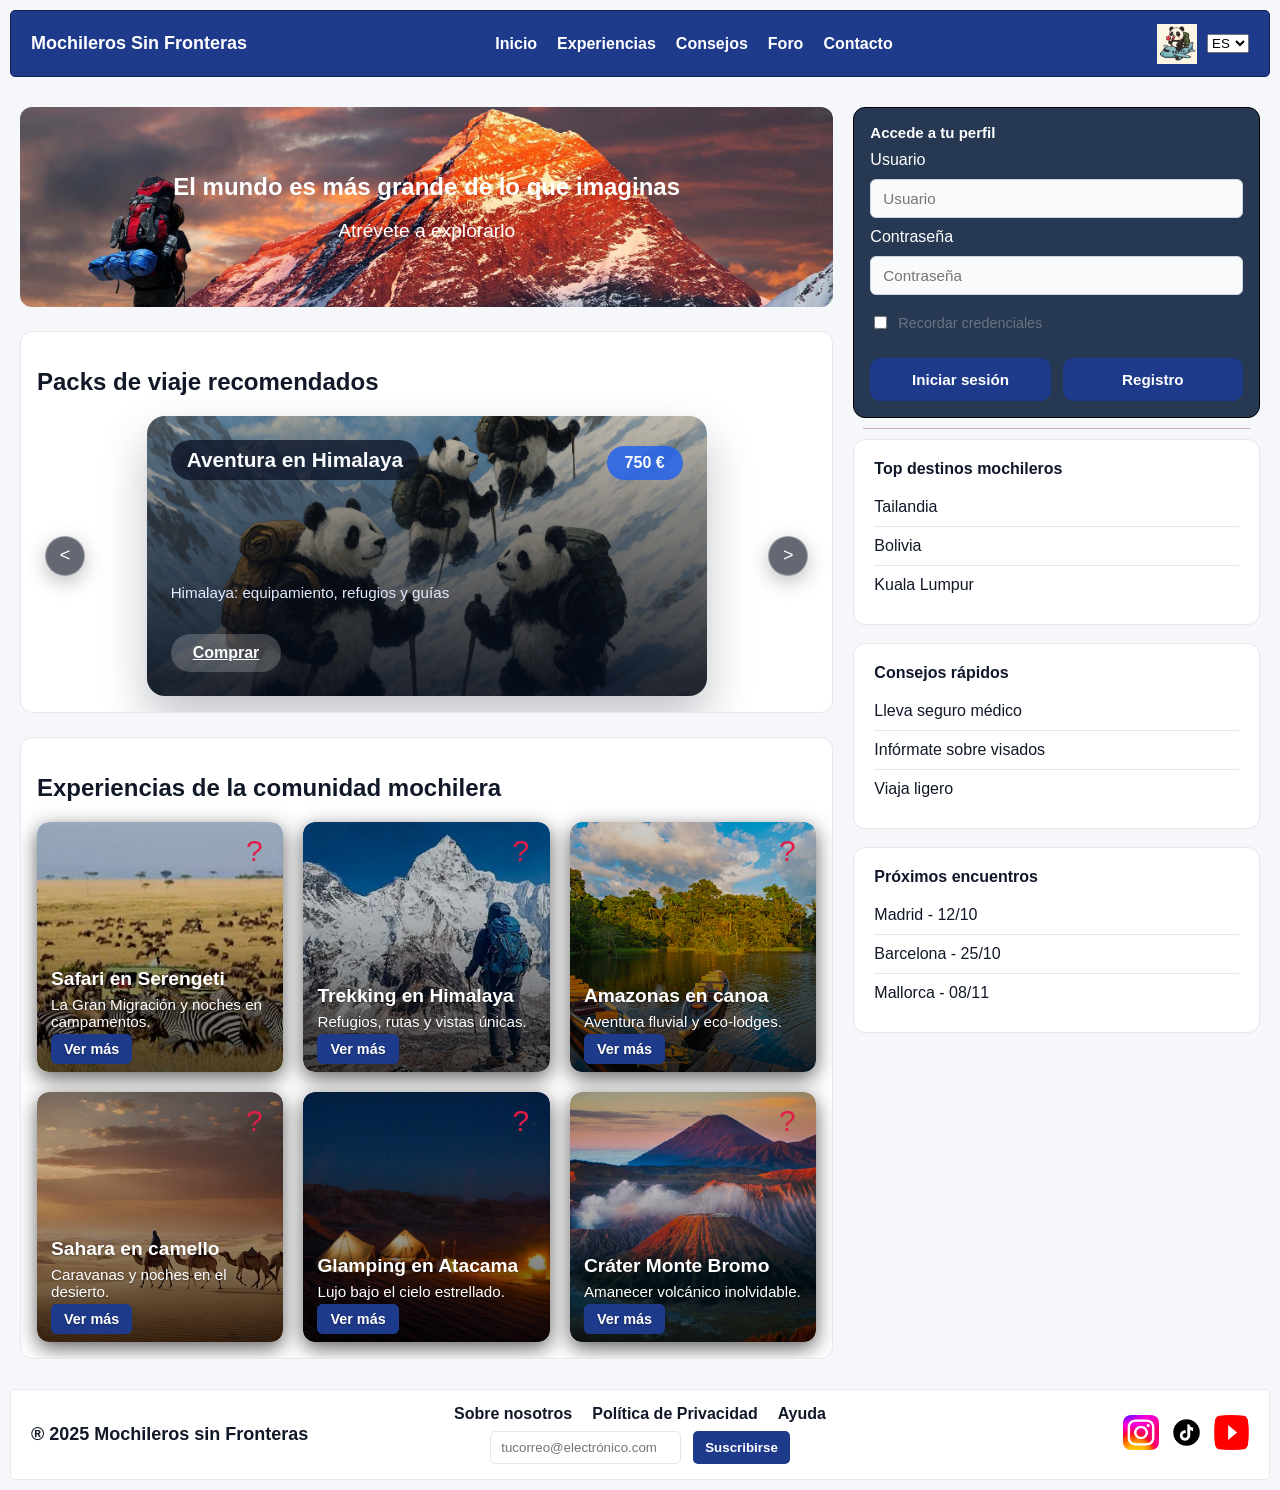
<file: index.html>
<!DOCTYPE html>
<html lang="es">
<head>
  <meta charset="UTF-8">
  <title>Mochileros Sin Fronteras - Inicio</title>
  <link rel="stylesheet" href="./style/style.css">
</head>
<body>
  <header>
    <!-- Nombre a la izquierda -->
    <h1 class="nombre"><a href="./index.html" class="nombre">Mochileros Sin Fronteras</a></h1>

    <!-- Menú en el centro -->
    <nav class="menu_navegacion">
      <a href="#" aria-current="page">Inicio</a>
      <a href="#">Experiencias</a>
      <a href="#">Consejos</a>
      <a href="#">Foro</a>
      <a href="#">Contacto</a>
    </nav>

    <!-- Logo + selector de idioma a la derecha -->
    <div class="cambiar_idiomas">
      <img src="./img/logo.png" alt="Logo de Mochileros Sin Fronteras" class="logo">
      <select name="idiomas">
        <option value="es">ES</option>
        <option value="en">EN</option>
        <option value="fr">FR</option>
        <option value="de">DE</option>
        <option value="ru">RU</option>
        <option value="zh">ZH</option>
        <option value="ar">AR</option>
      </select>
    </div>
  </header>
  

<main>
    <!-- Columna izquierda -->
    <div class="zona-izq">
      <section class="banner">
        <div class="banner-contenido">
          <h2>El mundo es más grande de lo que imaginas</h2>
          <p>Atrévete a explorarlo</p>
        </div>
      </section>

      <section class="caja caja2 carrusel">
        <h2>Packs de viaje recomendados</h2>
        <div class="carrusel-contenedor">

          <!-- Flecha izquierda -->
          <button class="carrusel-flecha izq" aria-label="Anterior">&lt;</button>

          <div class="carrusel-items">

            <div class="pack">
              <img src="img/AventuraHimalaya.png" alt="Aventura en Himalaya">
              <div class="pack-info">
                <div class="pack-top">
                  <div class="pack-titulo">Aventura en Himalaya</div>
                  <div class="pack-precio">750 €</div>
                </div>
                <p class="pack-descripcion">Himalaya: equipamiento, refugios y guías</p>
                <a href="./versionc.html" class="pack-boton">Comprar</a>
              </div>
            </div>

          </div>

          <!-- Flecha derecha -->
          <button class="carrusel-flecha der" aria-label="Siguiente">></button>
        </div>
      </section>

      <section class="caja caja3">
        <h2>Experiencias de la comunidad mochilera</h2>
        <div class="grid-experiencias">

          <!-- Safari en Serengeti -->
          <article class="exp-card">
            <a href="./versiona.html" class="me-gusta">?</a>
            <img class="foto" src="./img/serengeti.webp" alt="Serengeti">
            <div class="filtro-oscuro"></div>
            <div class="texto">
              <h3 class="titulo">Safari en Serengeti</h3>
              <p class="subtitulo">La Gran Migración y noches en campamentos.</p>
              <a href="./versiona.html" class="boton-exp">Ver más</a>
            </div>
          </article>

          <!-- Trekking en Himalaya -->
          <article class="exp-card">
            <a href="./versiona.html" class="me-gusta">?</a>
            <img class="foto" src="./img/himalaya.webp" alt="Himalaya">
            <div class="filtro-oscuro"></div>
            <div class="texto">
              <h3 class="titulo">Trekking en Himalaya</h3>
              <p class="subtitulo">Refugios, rutas y vistas únicas.</p>
              <a href="./versiona.html" class="boton-exp">Ver más</a>
            </div>
          </article>

          <!-- Amazonas en canoa -->
          <article class="exp-card">
            <a href="./versiona.html" class="me-gusta">?</a>
            <img class="foto" src="./img/amazonas.jpg" alt="Amazonas">
            <div class="filtro-oscuro"></div>
            <div class="texto">
              <h3 class="titulo">Amazonas en canoa</h3>
              <p class="subtitulo">Aventura fluvial y eco-lodges.</p>
              <a href="./versiona.html" class="boton-exp">Ver más</a>
            </div>
          </article>

          <!-- Sahara en camello -->
          <article class="exp-card">
            <a href="./versiona.html" class="me-gusta">?</a>
            <img class="foto" src="./img/sahara.jpg" alt="Sahara">
            <div class="filtro-oscuro"></div>
            <div class="texto">
              <h3 class="titulo">Sahara en camello</h3>
              <p class="subtitulo">Caravanas y noches en el desierto.</p>
              <a href="./versiona.html" class="boton-exp">Ver más</a>
            </div>
          </article>

          <!-- Glamping en Atacama -->
          <article class="exp-card">
            <a href="./versiona.html" class="me-gusta">?</a>
            <img class="foto" src="./img/Atacama.jpg" alt="Atacama">
            <div class="filtro-oscuro"></div>
            <div class="texto">
              <h3 class="titulo">Glamping en Atacama</h3>
              <p class="subtitulo">Lujo bajo el cielo estrellado.</p>
              <a href="./versiona.html" class="boton-exp">Ver más</a>
            </div>
          </article>

          <!-- Cráter Monte Bromo -->
          <article class="exp-card">
            <a href="./versiona.html" class="me-gusta">?</a>
            <img class="foto" src="./img/Bromo.webp" alt="Monte Bromo">
            <div class="filtro-oscuro"></div>
            <div class="texto">
              <h3 class="titulo">Cráter Monte Bromo</h3>
              <p class="subtitulo">Amanecer volcánico inolvidable.</p>
              <a href="./versiona.html" class="boton-exp">Ver más</a>
            </div>
          </article>

        </div>
      </section>
    </div>

    <!-- Columna derecha -->
    <aside class="aside-der">
      <section class="acceso" aria-labelledby="acceso-titulo">
        <h2 id="acceso-titulo">Accede a tu perfil</h2>

        <form class="inicio_sesion" action="#" method="post" autocomplete="off">
          <label for="email">Usuario</label>
          <input id="email" name="email" type="email" placeholder="Usuario">

          <label for="contraseña">Contraseña</label>
          <input id="contraseña" name="contraseña" type="password" placeholder="Contraseña">

          <label class="recordar" for="recordar">
            <input type="checkbox" id="recordar" name="recordar">
            <span class="texto-recordar">Recordar credenciales</span>
          </label>

          <div class="acciones">
            <a href="https://www.youtube.com/" class="boton">Iniciar sesión</a>
            <a href="./versiona.html" class="boton">Registro</a>
          </div>
        </form>
      </section>

      <hr class="barra_separadora">

      <section class="panel">
        <h2>Top destinos mochileros</h2>
        <ul class="lista_panel">
          <li><a href="#" title="Ver Tailandia">Tailandia</a></li>
          <li><a href="#" title="Ver Bolivia">Bolivia</a></li>
          <li><a href="#" title="Ver Kuala Lumpur">Kuala Lumpur</a></li>
        </ul>
      </section>

      <section class="panel">
        <h2>Consejos rápidos</h2>
        <ul class="lista_panel">
          <li><a href="#" title="Seguro Médico">Lleva seguro médico</a></li>
          <li><a href="#" title="Visados">Infórmate sobre visados</a></li>
          <li><a href="#" title="Viaja ligero">Viaja ligero</a></li>
        </ul>
      </section>

      <section class="panel">
        <h2>Próximos encuentros</h2>
        <ul class="lista_panel">
          <li><a href="#" title="Madrid">Madrid - 12/10</a></li>
          <li><a href="#" title="Barcelona">Barcelona - 25/10</a></li>
          <li><a href="#" title="Mallorca">Mallorca - 08/11</a></li>
        </ul>
      </section>
    </aside>
</main>

<footer>
  <h1 class="footer" aria-hidden="true">&reg; 2025 Mochileros sin Fronteras</h1>
  
  <div class="footer-links">
    <nav class="pie_pag_nav">
      <a href="#">Sobre nosotros</a>
      <a href="#">Política de Privacidad</a>
      <a href="#">Ayuda</a>
    </nav>

    <!-- Newsletter debajo de los enlaces -->
    <div class="newsletter">
      <input type="email" placeholder="tucorreo@electrónico.com">
      <button>Suscribirse</button>
    </div>
  </div>
  
  <div class="Redes_sociales">
    <a href="#"><img src="./img/instagram_logo.png" alt="Instagram"></a>
    <a href="#"><img src="./img/tiktok_logo.webp" alt="TikTok"></a>
    <a href="#"><img src="./img/Youtube_logo.png" alt="YouTube"></a>
  </div> 
</footer>
</body>
</html>
</file>
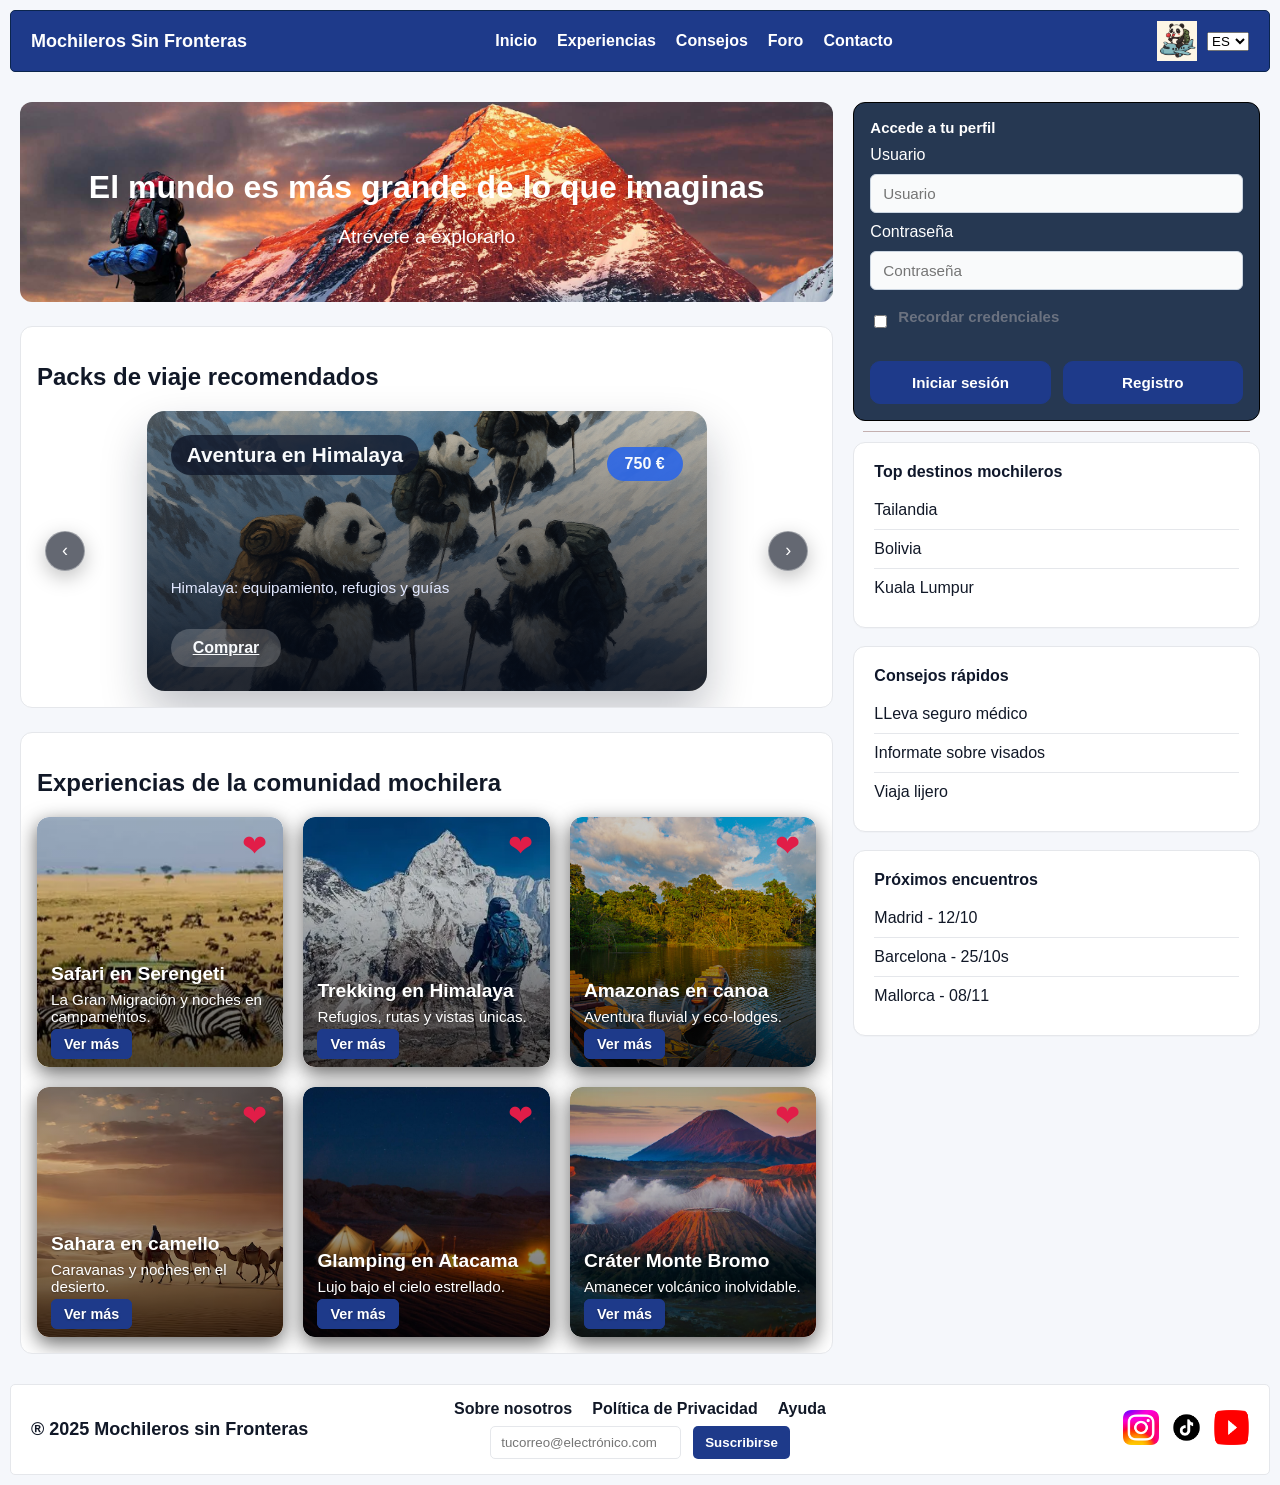
<file: pracctica1.html>
﻿<!DOCTYPE html>
<html lang="es">
<head>
  <meta charset="UTF-8">
  <title>Mochileros Sin Fronteras - Inicio</title>
  <link rel="stylesheet" href="./style/style.css">
</head>
<body>
  <header>
    <!-- Nombre a la izquierda -->
    <a href="./pracctica1.html" class="nombre">Mochileros Sin Fronteras</a>

    <!-- Menú en el centro -->
    <nav class="menu_navegacion">
      <a href="#">Inicio</a>
      <a href="#">Experiencias</a>
      <a href="#">Consejos</a>
      <a href="#">Foro</a>
      <a href="#">Contacto</a>
    </nav>

    <!-- Logo + selector de idioma a la derecha -->
    <div class="cambiar_idiomas">
      <img src="./img/logo.png" alt="logo" class="logo">
      <select name="idiomas">
        <option value="es">ES</option>
        <option value="en">EN</option>
        <option value="fr">FR</option>
        <option value="de">DE</option>
        <option value="ru">RU</option>
        <option value="zh">ZH</option>
        <option value="ar">AR</option>
      </select>
    </div>
  </header>
  

<main>
    <!-- Columna izquierda -->
    <section class="zona-izq">
      <section class="banner">
        <div class="banner-contenido">
          <h1>El mundo es más grande de lo que imaginas</h1>
          <p>Atrévete a explorarlo</p>
        </div>
      </section>
      <section class="caja caja2 carrusel">
        <h2>Packs de viaje recomendados</h2>
        <div class="carrusel-contenedor">

          <!-- Flecha izquierda -->
          <button class="carrusel-flecha izq">‹</button>

          <div class="carrusel-items">

            <div class="pack">
              <img src="img/AventuraHimalaya.png" alt="Aventura en Himalaya">
              <div class="pack-info">
                <span class="pack-titulo">Aventura en Himalaya</span>
                <span class="pack-precio">750 €</span>
                <p class="pack-descripcion">Himalaya: equipamiento, refugios y guías</p>
                <a href="./versionc.html" class="pack-boton">Comprar</a>
              </div>
            </div>

          </div>

          <!-- Flecha derecha -->
          <button class="carrusel-flecha der">›</button>
        </div>
      </section>

      <section class="caja caja3">
        <h2>Experiencias de la comunidad mochilera</h2>
        <div class="grid-experiencias">

          <!-- Safari en Serengeti -->
          <div class="exp-card">
            <a href="./versiona.html" class="me-gusta" aria-label="Me gusta">❤</a>
            <img class="foto" src="./img/serengeti.webp" alt="Serengeti">
            <div class="filtro-oscuro"></div>
            <div class="texto">
              <h3 class="titulo">Safari en Serengeti</h3>
              <p class="subtitulo">La Gran Migración y noches en campamentos.</p>
              <a href="./versiona.html" class="boton-exp">Ver más</a>
            </div>
          </div>

          <!-- Trekking en Himalaya -->
          <div class="exp-card">
            <a href="./versiona.html" class="me-gusta" aria-label="Me gusta">❤</a>
            <img class="foto" src="./img/himalaya.webp" alt="Himalaya">
            <div class="filtro-oscuro"></div>
            <div class="texto">
              <h3 class="titulo">Trekking en Himalaya</h3>
              <p class="subtitulo">Refugios, rutas y vistas únicas.</p>
              <a href="./versiona.html" class="boton-exp">Ver más</a>
            </div>
          </div>

          <!-- Amazonas en canoa -->
          <div class="exp-card">
            <a href="./versiona.html" class="me-gusta" aria-label="Me gusta">❤</a>
            <img class="foto" src="./img/amazonas.jpg" alt="Amazonas">
            <div class="filtro-oscuro"></div>
            <div class="texto">
              <h3 class="titulo">Amazonas en canoa</h3>
              <p class="subtitulo">Aventura fluvial y eco-lodges.</p>
              <a href="./versiona.html" class="boton-exp">Ver más</a>
            </div>
          </div>

          <!-- Sahara en camello -->
          <div class="exp-card">
            <a href="./versiona.html" class="me-gusta" aria-label="Me gusta">❤</a>
            <img class="foto" src="./img/sahara.jpg" alt="Sahara">
            <div class="filtro-oscuro"></div>
            <div class="texto">
              <h3 class="titulo">Sahara en camello</h3>
              <p class="subtitulo">Caravanas y noches en el desierto.</p>
              <a href="./versiona.html" class="boton-exp">Ver más</a>
            </div>
          </div>

          <!-- Glamping en Atacama -->
          <div class="exp-card">
            <a href="./versiona.html" class="me-gusta" aria-label="Me gusta">❤</a>
            <img class="foto" src="./img/Atacama.jpg" alt="Atacama">
            <div class="filtro-oscuro"></div>
            <div class="texto">
              <h3 class="titulo">Glamping en Atacama</h3>
              <p class="subtitulo">Lujo bajo el cielo estrellado.</p>
              <a href="./versiona.html" class="boton-exp">Ver más</a>
            </div>
          </div>

          <!-- Cráter Monte Bromo -->
          <div class="exp-card">
            <a href="./versiona.html" class="me-gusta" aria-label="Me gusta">❤</a>
            <img class="foto" src="./img/Bromo.webp" alt="Monte Bromo">
            <div class="filtro-oscuro"></div>
            <div class="texto">
              <h3 class="titulo">Cráter Monte Bromo</h3>
              <p class="subtitulo">Amanecer volcánico inolvidable.</p>
              <a href="./versiona.html" class="boton-exp">Ver más</a>
            </div>
          </div>

        </div>
      </section>

    </section>
    <!-- Columna derecha -->
    <aside class="aside-der">
      <section class="acceso">
        <h2>Accede a tu perfil</h2>

        <form class="inicio_sesion" action="#" method="post" autocomplete="off">
          <label for="email">Usuario</label>
          <input id="email" name="email" type="email" placeholder="Usuario">

          <label for="contraseña">Contraseña</label>
          <input id="contraseña" name="contraseña" type="password" placeholder="Contraseña">

          <label class="recordar" for="recordar">
            <input type="checkbox" id="recordar" name="recordar">
            <h2>Recordar credenciales</h2>
          </label>

          <div class="acciones">
            <a href="https://www.youtube.com/"  class="boton">Iniciar sesión</a>
            <a href="./versiona.html" class="boton registrar">Registro</a>
          </div>
        </form>
      </section>

      <hr class="barra_separadora">

      <section class="panel destinos">
        <h2>Top destinos mochileros</h2>
        <ul class="lista_panel">
          <li><a href="#" title="Ver Tailandia">Tailandia</a></li>
          <li><a href="#" title="Ver Bolivia">Bolivia</a></li>
          <li><a href="#" title="Ver Kuala Lumpur">Kuala Lumpur</a></li>
        </ul>
      </section>

      <section class="panel consejos">
        <h2>Consejos rápidos</h2>
        <ul class="lista_panel">
          <li><a href="#" title="Seguro Médico">LLeva seguro médico</a></li>
          <li><a href="#" title="Visados">Informate sobre visados</a></li>
          <li><a href="#" title="Viaja lijero">Viaja lijero</a></li>
        </ul>
      </section>

      <section class="panel encuentros">
        <h2>Próximos encuentros</h2>
        <ul class="lista_panel">
          <li><a href="#" title="Seguro Médico">Madrid - 12/10</a></li>
          <li><a href="#" title="Visados">Barcelona - 25/10s</a></li>
          <li><a href="#" title="Viaja lijero">Mallorca - 08/11</a></li>
        </ul>
      </section>
      


    </aside>
      

  </main>




  <footer>
  <h1 class="footer">&reg; 2025 Mochileros sin Fronteras</h1>
  
  <div class="footer-links">
    <nav class="pie_pag_nav">
      <a href="#">Sobre nosotros</a>
      <a href="#">Política de Privacidad</a>
      <a href="#">Ayuda</a>
    </nav>

    <!-- Newsletter debajo de los enlaces -->
    <div class="newsletter">
      <input type="email" placeholder="tucorreo@electrónico.com">
      <button>Suscribirse</button>
    </div>
  </div>
  
  <div class="Redes_sociales">
    <a href="#"><img src="./img/instagram_logo.png" alt="Instagram_logo" class="Instagram_logo"></a>
    <a href="#"><img src="./img/tiktok_logo.webp" alt="Tiktok_logo" class="Tiktok_logo"></a>
    <a href="#"><img src="./img/Youtube_logo.png" alt="Youtube_logo" class="Youtube_logo"></a>
  </div> 
</footer>
</body>
</html>
</file>
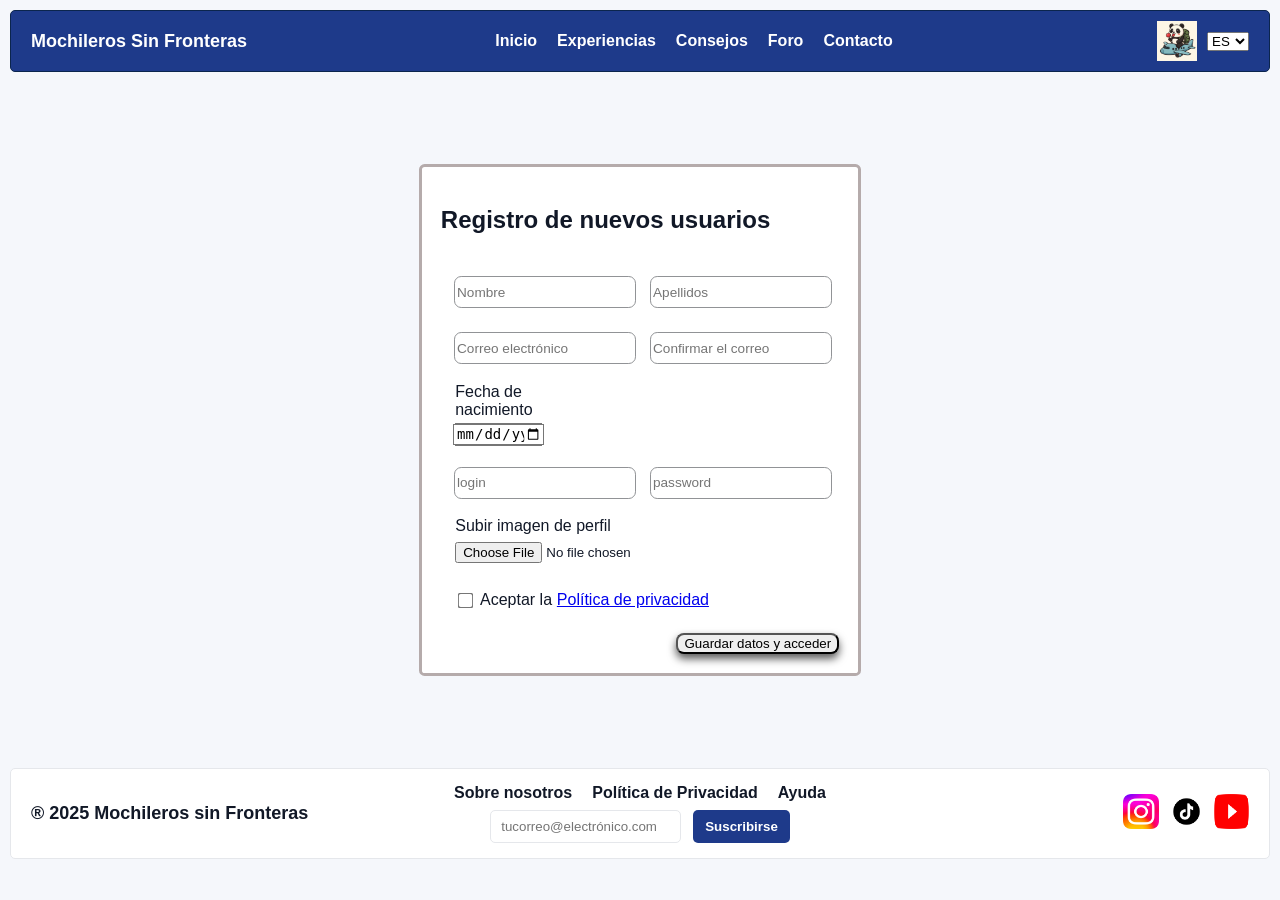
<file: versiona.html>
<!DOCTYPE html>
<html lang="es">
<head>
  <meta charset="UTF-8">
  <title>Registro</title>
  <link rel="stylesheet" href="./style/style.css">
</head>
<body class="versiona-registro">
  <header>
    <!-- Nombre a la izquierda -->
    <a href="./index.html" class="nombre">Mochileros Sin Fronteras</a>

    <!-- Menú en el centro -->
    <nav class="menu_navegacion">
      <a href="#">Inicio</a>
      <a href="#">Experiencias</a>
      <a href="#">Consejos</a>
      <a href="#">Foro</a>
      <a href="#">Contacto</a>
    </nav>

    <!-- Logo + selector de idioma a la derecha -->
    <div class="cambiar_idiomas">
      <img src="./img/logo.png" alt="logo" class="logo">
      <select name="idiomas">
        <option value="es">ES</option>
        <option value="en">EN</option>
        <option value="fr">FR</option>
        <option value="de">DE</option>
        <option value="ru">RU</option>
        <option value="zh">ZH</option>
        <option value="ar">AR</option>
      </select>
    </div>
  </header>
  

<main>
    <div class="tabla-registros">
        <section class="nuevosregistro">
            <h2>Registro de nuevos usuarios</h2>

            <form action="./versionb.html" method="get">
             
              <div class="dos-campos">
                <div class="campo">
                  <input id="nombre" name="nombre" type="text" placeholder="Nombre">
                </div>

                <div class="campo">
                  <input id="apellidos" name="apellidos" type="text" placeholder="Apellidos">
                </div>
              </div>

              <div class="dos-campos">
                <div class="campo">
                  <input id="correo" name="correo" type="email" placeholder="Correo electrónico">
                </div>
                
                <div class="campo">
                  <input id="confirmar-correo-registro" name="confirmar-correo-registro" type="email" placeholder="Confirmar el correo">
                </div>
              </div>

              <div class="fecha">
                <label for="fecha-nacimiento">Fecha de nacimiento</label>
                <input id="fecha-nacimiento" name="fecha-nacimiento" type="date">
              </div>
              
              <div class="dos-campos">
                <div class="campo">
                  <input id="login" name="login" type="text" placeholder="login">
                </div>

                <div class="campo">
                  <input id="password" name="password" type="password" placeholder="password">
                </div>
              </div>

              <div class="subir-imagen">
                <label for="subir-perfil">Subir imagen de perfil</label>
                <input id="subir-perfil" type="file">
              </div>

              <div class="politica-privacidad">
                <label for="aceptar-politica">
                  <input type="checkbox" id="aceptar-politica" name="aceptar-politica">
                  <span>Aceptar la </span> <a href="#">Política de privacidad</a>
                </label>
              </div>

              <div class="guardar-acceder">
                <input id="guardaryacceder" type="submit" value="Guardar datos y acceder">
              </div>
            </form>
        </section>
        
    </div>
</main>


    <footer>
  <h1 class="footer">&reg; 2025 Mochileros sin Fronteras</h1>
  
  <div class="footer-links">
    <nav class="pie_pag_nav">
      <a href="#">Sobre nosotros</a>
      <a href="#">Política de Privacidad</a>
      <a href="#">Ayuda</a>
    </nav>

    <!-- Newsletter debajo de los enlaces -->
    <div class="newsletter">
      <input type="email" placeholder="tucorreo@electrónico.com">
      <button>Suscribirse</button>
    </div>
  </div>
  
  <div class="Redes_sociales">
    <a href="#"><img src="./img/instagram_logo.png" alt="Instagram_logo"></a>
    <a href="#"><img src="./img/tiktok_logo.webp" alt="Tiktok_logo"></a>
    <a href="#"><img src="./img/Youtube_logo.png" alt="Youtube_logo"></a>
  </div> 
</footer>
</body>
</html>
</file>
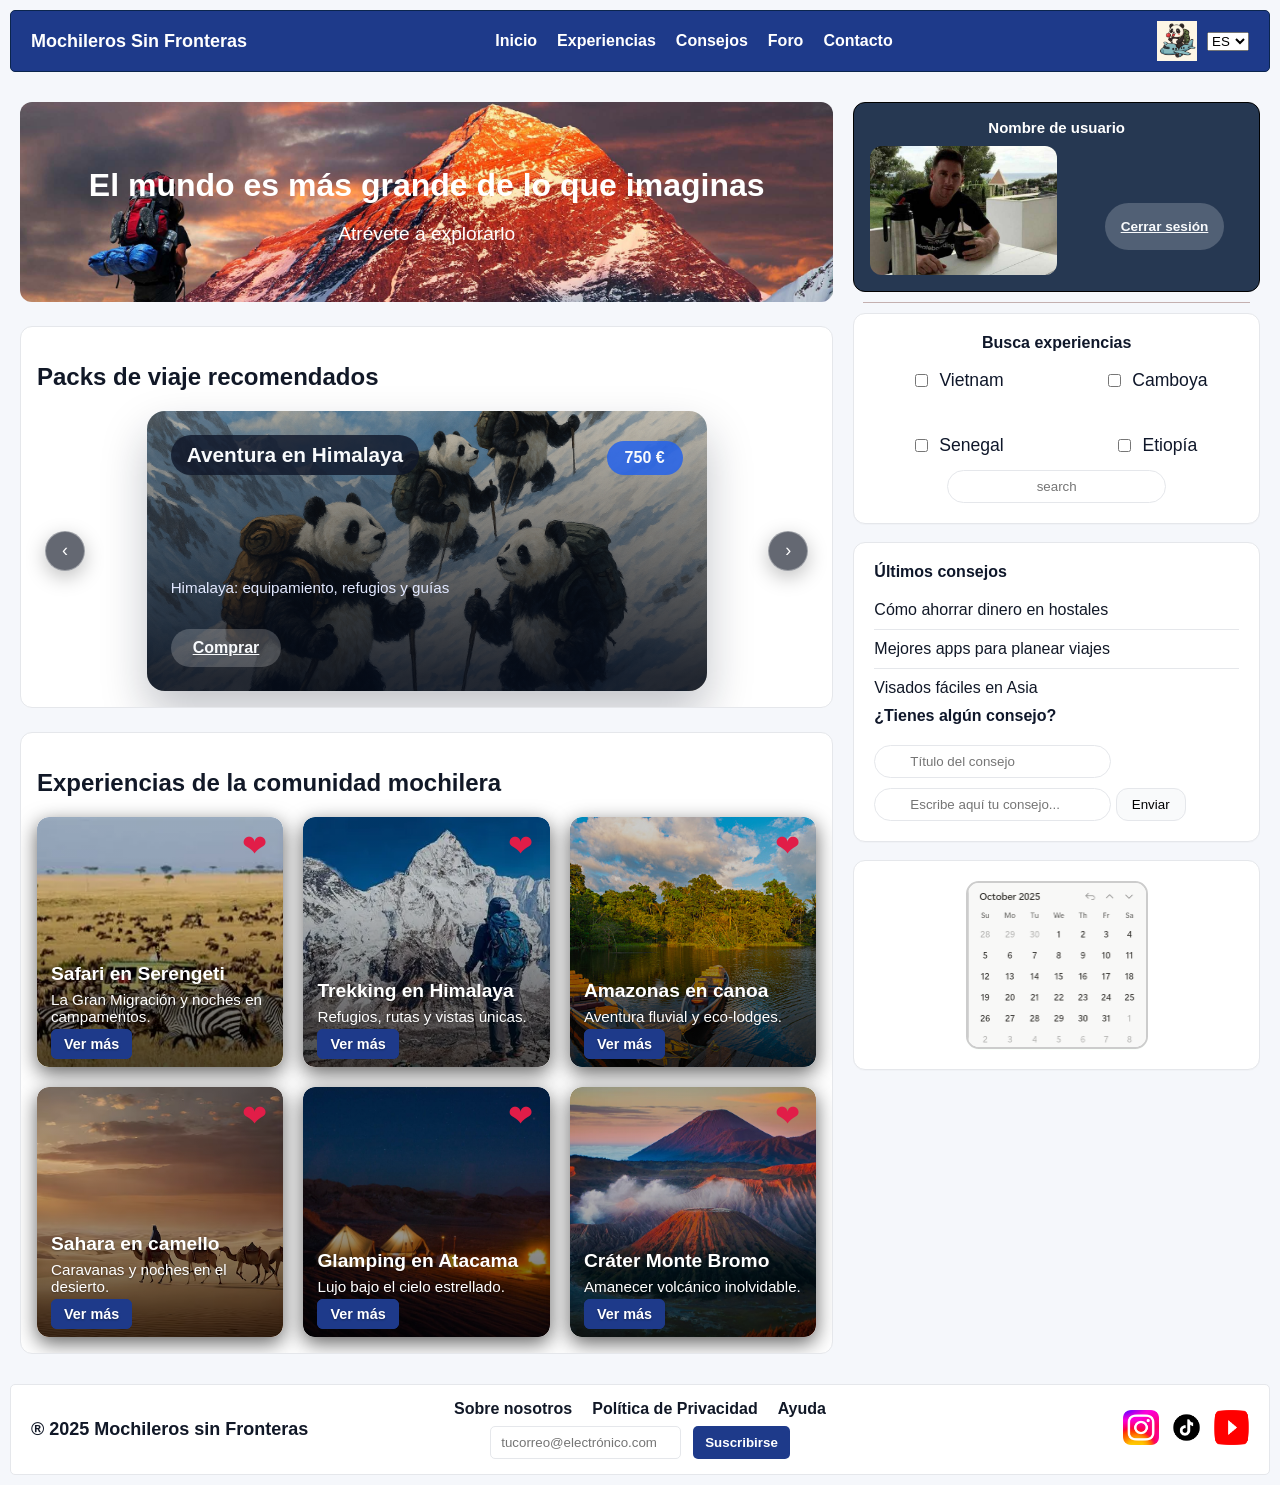
<file: versionb.html>
<!DOCTYPE html>
<html lang="es">
<head>
  <meta charset="UTF-8">
  <title>Sesión Usuario</title>
  <link rel="stylesheet" href="./style/style.css">
</head>
<body class="versionb">
  <header>
    <!-- Nombre a la izquierda -->
    <a href="./index.html" class="nombre">Mochileros Sin Fronteras</a>

    <!-- Menú en el centro -->
    <nav class="menu_navegacion">
      <a href="#">Inicio</a>
      <a href="#">Experiencias</a>
      <a href="#">Consejos</a>
      <a href="#">Foro</a>
      <a href="#">Contacto</a>
    </nav>

    <!-- Logo + selector de idioma a la derecha -->
    <div class="cambiar_idiomas">
      <img src="./img/logo.png" alt="logo" class="logo">
      <select name="idiomas">
        <option value="es">ES</option>
        <option value="en">EN</option>
        <option value="fr">FR</option>
        <option value="de">DE</option>
        <option value="ru">RU</option>
        <option value="zh">ZH</option>
        <option value="ar">AR</option>
      </select>
    </div>
  </header>

  <main>
    <!-- Columna izquierda -->
    <div class="zona-izq">
      <section class="banner">
        <div class="banner-contenido">
          <h1>El mundo es más grande de lo que imaginas</h1>
          <p>Atrévete a explorarlo</p>
        </div>
      </section>

      <section class="caja caja2 carrusel">
        <h2>Packs de viaje recomendados</h2>
        <div class="carrusel-contenedor">
          <button class="carrusel-flecha izq">‹</button>
          <div class="carrusel-items">
            <div class="pack">
              <img src="img/AventuraHimalaya.png" alt="Aventura en Himalaya">
              <div class="pack-info">
                <div class="pack-top">
                  <div class="pack-titulo">Aventura en Himalaya</div>
                  <div class="pack-precio">750 €</div>
                </div>
                <p class="pack-descripcion">Himalaya: equipamiento, refugios y guías</p>
                <a href="./versionc.html" class="pack-boton">Comprar</a>
              </div>
            </div>
          </div>
          <button class="carrusel-flecha der">›</button>
        </div>
      </section>

      <section class="caja caja3">
        <h2>Experiencias de la comunidad mochilera</h2>
        <div class="grid-experiencias">
          <article class="exp-card">
            <a href="#" class="me-gusta" aria-label="Me gusta">❤</a>
            <img class="foto" src="./img/serengeti.webp" alt="Serengeti">
            <div class="filtro-oscuro"></div>
            <div class="texto">
              <h3 class="titulo">Safari en Serengeti</h3>
              <p class="subtitulo">La Gran Migración y noches en campamentos.</p>
              <a href="#" class="boton-exp">Ver más</a>
            </div>
          </article>

          <article class="exp-card">
            <a href="#" class="me-gusta" aria-label="Me gusta">❤</a>
            <img class="foto" src="./img/himalaya.webp" alt="Himalaya">
            <div class="filtro-oscuro"></div>
            <div class="texto">
              <h3 class="titulo">Trekking en Himalaya</h3>
              <p class="subtitulo">Refugios, rutas y vistas únicas.</p>
              <a href="#" class="boton-exp">Ver más</a>
            </div>
          </article>

          <article class="exp-card">
            <a href="#" class="me-gusta" aria-label="Me gusta">❤</a>
            <img class="foto" src="./img/amazonas.jpg" alt="Amazonas">
            <div class="filtro-oscuro"></div>
            <div class="texto">
              <h3 class="titulo">Amazonas en canoa</h3>
              <p class="subtitulo">Aventura fluvial y eco-lodges.</p>
              <a href="#" class="boton-exp">Ver más</a>
            </div>
          </article>

          <article class="exp-card">
            <a href="#" class="me-gusta" aria-label="Me gusta">❤</a>
            <img class="foto" src="./img/sahara.jpg" alt="Sahara">
            <div class="filtro-oscuro"></div>
            <div class="texto">
              <h3 class="titulo">Sahara en camello</h3>
              <p class="subtitulo">Caravanas y noches en el desierto.</p>
              <a href="#" class="boton-exp">Ver más</a>
            </div>
          </article>

          <article class="exp-card">
            <a href="#" class="me-gusta" aria-label="Me gusta">❤</a>
            <img class="foto" src="./img/Atacama.jpg" alt="Atacama">
            <div class="filtro-oscuro"></div>
            <div class="texto">
              <h3 class="titulo">Glamping en Atacama</h3>
              <p class="subtitulo">Lujo bajo el cielo estrellado.</p>
              <a href="#" class="boton-exp">Ver más</a>
            </div>
          </article>

          <article class="exp-card">
            <a href="#" class="me-gusta" aria-label="Me gusta">❤</a>
            <img class="foto" src="./img/Bromo.webp" alt="Monte Bromo">
            <div class="filtro-oscuro"></div>
            <div class="texto">
              <h3 class="titulo">Cráter Monte Bromo</h3>
              <p class="subtitulo">Amanecer volcánico inolvidable.</p>
              <a href="#" class="boton-exp">Ver más</a>
            </div>
          </article>
        </div>
      </section>
    </div>

    <!-- Columna derecha -->
    <aside class="aside-der">
      <section class="acceso">
        <h2 class="accesoH2B">Nombre de usuario</h2>
        <div class="packSesion">
          <img src="./img/messi.jpg" alt="Imagen de usuario" class="ImagenUsuario">
          <a href="./index.html" class="CerrarSesion">Cerrar sesión</a>
        </div>
      </section>

      <hr class="barra_separadora">

      <section class="lugares">
        <h2>Busca experiencias</h2>
        <div class="experiencias1">
          <label class="recordar">
            <input type="checkbox" id="vietnam" name="lugares">
            <span class="texto_lugar">Vietnam</span>
          </label>
          <label class="recordar">
            <input type="checkbox" id="camboya" name="lugares">
            <span class="texto_lugar">Camboya</span>
          </label>
          <label class="recordar">
            <input type="checkbox" id="senegal" name="lugares">
            <span class="texto_lugar">Senegal</span>
          </label>
          <label class="recordar">
            <input type="checkbox" id="etiopia" name="lugares">
            <span class="texto_lugar">Etiopía</span>
          </label>
        </div>
        <div>
          <input type="text" placeholder="search">
        </div>
      </section>

      <section class="panel">
        <h2>Últimos consejos</h2>
        <ul class="lista_panel">
          <li><a href="#" title="Ahorrar">Cómo ahorrar dinero en hostales</a></li>
          <li><a href="#" title="Apps">Mejores apps para planear viajes</a></li>
          <li><a href="#" title="Visados">Visados fáciles en Asia</a></li>
        </ul>

        <h2>¿Tienes algún consejo?</h2>
        <form action="#" method="post" autocomplete="off">
          <div class="titulo">
            <input id="titulo" name="titulo" type="text" placeholder="Título del consejo">
          </div>
          <div class="agrupar">
            <input id="escribe" name="escribe" type="text" placeholder="Escribe aquí tu consejo...">
            <button type="submit">Enviar</button>
          </div>
        </form>
      </section>

      <div class="contenedor_imagen">
        <img src="./img/calendario.png" alt="Calendario" class="calendario">
      </div>
    </aside>
  </main>

  <footer>
    <h2 class="footer">&reg; 2025 Mochileros sin Fronteras</h2>

    <div class="footer-links">
      <nav class="pie_pag_nav">
        <a href="#">Sobre nosotros</a>
        <a href="#">Política de Privacidad</a>
        <a href="#">Ayuda</a>
      </nav>

      <div class="newsletter">
        <input type="email" placeholder="tucorreo@electrónico.com">
        <button type="submit">Suscribirse</button>
      </div>
    </div>

    <div class="Redes_sociales">
      <a href="#"><img src="./img/instagram_logo.png" alt="Instagram_logo"></a>
      <a href="#"><img src="./img/tiktok_logo.webp" alt="Tiktok_logo"></a>
      <a href="#"><img src="./img/Youtube_logo.png" alt="Youtube_logo"></a>
    </div>
  </footer>
</body>
</html>
</file>
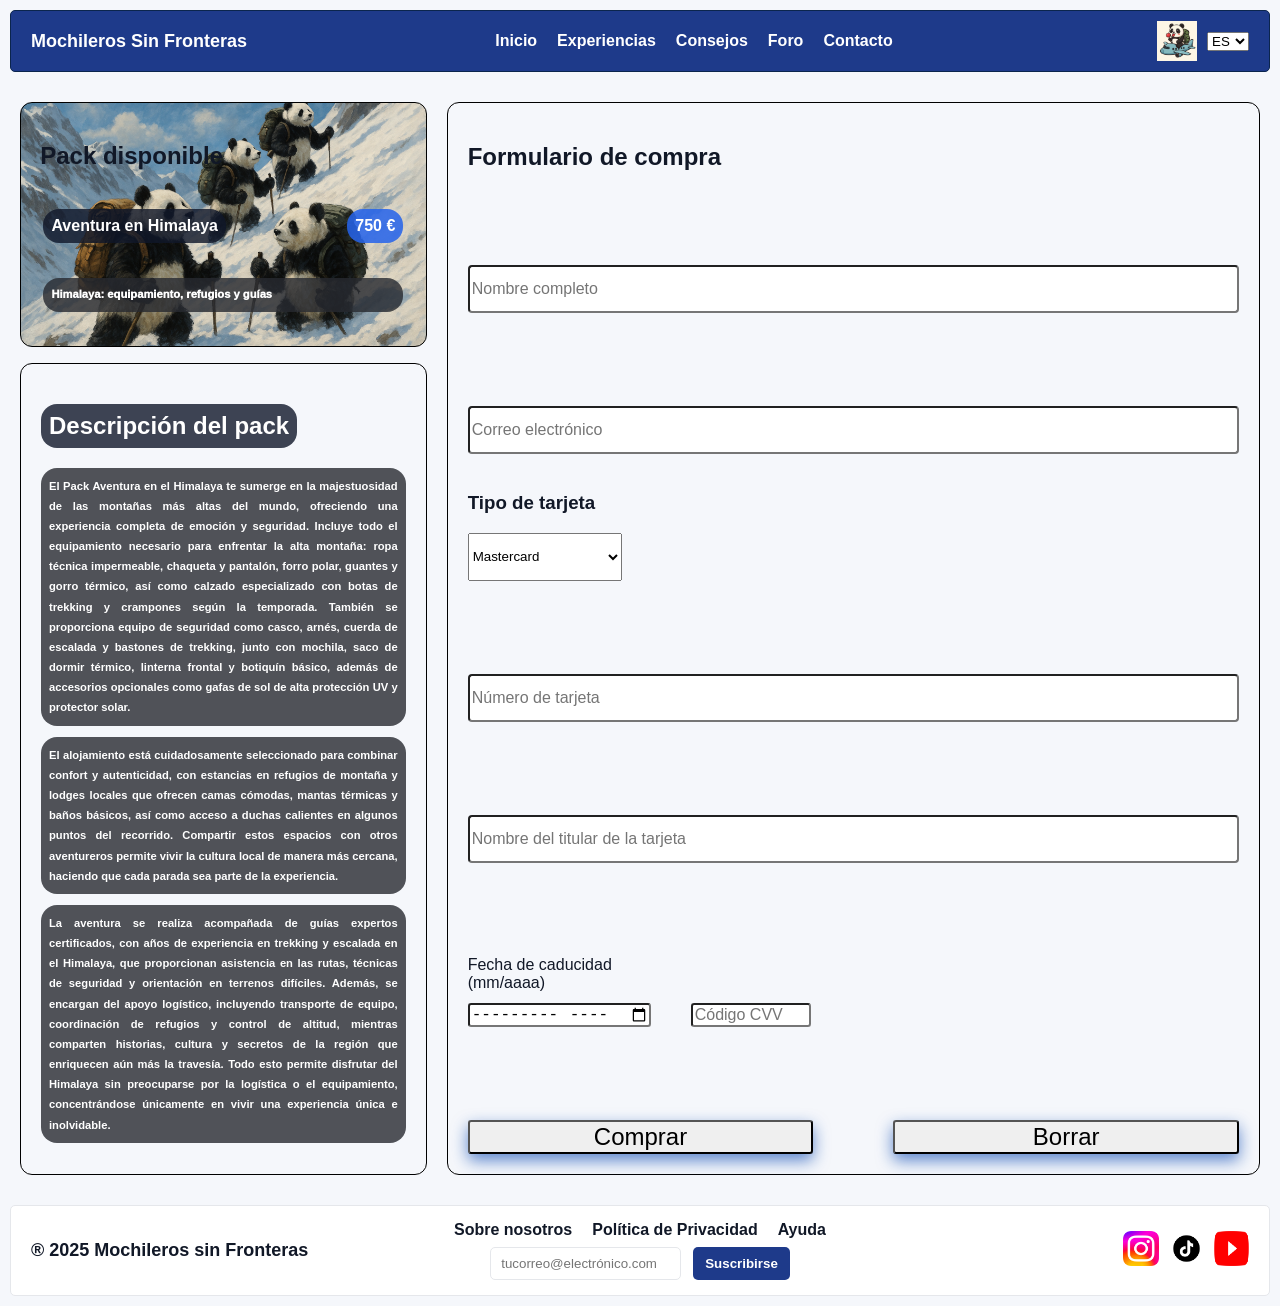
<file: versionc.html>
<!DOCTYPE html>
<html lang="es">
<head>
  <meta charset="UTF-8">
  <title>Compras</title>
  <link rel="stylesheet" href="./style/style.css">
</head>
<body class="versionc">
  <header>
    <!-- Nombre a la izquierda -->
    <a href="./index.html" class="nombre">Mochileros Sin Fronteras</a>

    <!-- Menú en el centro -->
    <nav class="menu_navegacion">
      <a href="#">Inicio</a>
      <a href="#">Experiencias</a>
      <a href="#">Consejos</a>
      <a href="#">Foro</a>
      <a href="#">Contacto</a>
    </nav>

    <!-- Logo + selector de idioma a la derecha -->
    <div class="cambiar_idiomas">
      <img src="./img/logo.png" alt="logo" class="logo">
      <select name="idiomas">
        <option value="es">ES</option>
        <option value="en">EN</option>
        <option value="fr">FR</option>
        <option value="de">DE</option>
        <option value="ru">RU</option>
        <option value="zh">ZH</option>
        <option value="ar">AR</option>
      </select>
    </div>
  </header>
      
  <main>
    <!-- Columna izquierda -->
    <div class="versionc-izq">
        <section class="versionc-C1">
            <h2>Pack disponible</h2>
            <article class="packV2">
                <div class="packV2_interior">
                    <div class="titulo_precio">
                      <h3 class="packV2_titulo">Aventura en Himalaya</h3>
                      <p class="packV2_precio">750 €</p>
                    </div>
                    <p class="packV2_desc">Himalaya: equipamiento, refugios y guías</p>
                </div>
            </article>
        </section>

        <section class="versionc-C2">
            <h2>Descripción del pack</h2>
            <p>El Pack Aventura en el Himalaya te sumerge en la majestuosidad de las montañas más altas del mundo, ofreciendo una experiencia completa de emoción y seguridad. Incluye todo el equipamiento necesario para enfrentar la alta montaña: ropa técnica impermeable, chaqueta y pantalón, forro polar, guantes y gorro térmico, así como calzado especializado con botas de trekking y crampones según la temporada. También se proporciona equipo de seguridad como casco, arnés, cuerda de escalada y bastones de trekking, junto con mochila, saco de dormir térmico, linterna frontal y botiquín básico, además de accesorios opcionales como gafas de sol de alta protección UV y protector solar.</p>

            <p>El alojamiento está cuidadosamente seleccionado para combinar confort y autenticidad, con estancias en refugios de montaña y lodges locales que ofrecen camas cómodas, mantas térmicas y baños básicos, así como acceso a duchas calientes en algunos puntos del recorrido. Compartir estos espacios con otros aventureros permite vivir la cultura local de manera más cercana, haciendo que cada parada sea parte de la experiencia.</p>

            <p>La aventura se realiza acompañada de guías expertos certificados, con años de experiencia en trekking y escalada en el Himalaya, que proporcionan asistencia en las rutas, técnicas de seguridad y orientación en terrenos difíciles. Además, se encargan del apoyo logístico, incluyendo transporte de equipo, coordinación de refugios y control de altitud, mientras comparten historias, cultura y secretos de la región que enriquecen aún más la travesía. Todo esto permite disfrutar del Himalaya sin preocuparse por la logística o el equipamiento, concentrándose únicamente en vivir una experiencia única e inolvidable.</p>
        </section>
    </div>

    <div class="versionc-der">
        <section class="versionc-C3">
          <h2>Formulario de compra</h2>
          <form class="formulario-compra" action="#">
            
            <input class="campo-largo" id="nombre-compra" type="text" placeholder="Nombre completo">

            <input class="campo-largo" id="email-compra" type="email" placeholder="Correo electrónico">          

            <div>
              <h3>Tipo de tarjeta</h3>
              <select class="elegir-tipo-tarjeta" name="tipo">
                  <option value="mastercard">Mastercard</option>
                  <option value="visa">Visa</option>
                  <option value="amex">American Express</option>
              </select>
            </div>

            <input class="campo-largo" id="numero-tarjeta" inputmode="numeric" pattern="[0-9]*" placeholder="Número de tarjeta">
            
            <input class="campo-largo" id="titular-tarjeta" type="text" placeholder="Nombre del titular de la tarjeta">
           
            <div class="caducidad-cvv">
              <div class="caducidad-tarjeta">
                <label for="fecha-caducidad">Fecha de caducidad (mm/aaaa)</label>
                <input id="fecha-caducidad" type="month">
              </div>
              <input id="cvv-tarjeta" inputmode="numeric" pattern="[0-9]*" placeholder="Código CVV">
            </div>

            <div class="comprar-borrar">
              <input id="comprar" type="submit" value="Comprar">
              <input id="borrar-compra" type="reset" value="Borrar">
            </div>

          </form>
        </section>
    </div>
  </main>

  <footer>
    <h1 class="footer">&reg; 2025 Mochileros sin Fronteras</h1>
  
    <div class="footer-links">
      <nav class="pie_pag_nav">
        <a href="#">Sobre nosotros</a>
        <a href="#">Política de Privacidad</a>
        <a href="#">Ayuda</a>
      </nav>

      <!-- Newsletter debajo de los enlaces -->
      <div class="newsletter">
        <input type="email" placeholder="tucorreo@electrónico.com">
        <button>Suscribirse</button>
      </div>
    </div>
  
    <div class="Redes_sociales">
      <a href="#"><img src="./img/instagram_logo.png" alt="Instagram_logo"></a>
      <a href="#"><img src="./img/tiktok_logo.webp" alt="Tiktok_logo"></a>
      <a href="#"><img src="./img/Youtube_logo.png" alt="Youtube_logo"></a>
    </div> 
  </footer>
</body>
</html>
</file>
<file: style/style.css>
﻿/* =====================================================
   BASE (ajustes generales para todo el sitio)
   - Tip: "border-box" evita sorpresas con padding/border
   - Usamos rem para tamaños: 1rem parte del tamaño de html
   ===================================================== */

* {
  box-sizing: border-box;
}

html {
  font-size: 1rem;
}

body {
  margin: 0;
  font-family: Arial, sans-serif;
  background: #f5f7fb;
  color: #111827;
}

/* Responsive base: bajamos un poco el tamaño en pantallas pequeñas */
@media (max-width: 768px) {
  html {
    font-size: 14px;
  }
}

@media (max-width: 600px) {
  html {
    font-size: 12px;
  }
}


/* =====================================================
   HEADER (la cabecera de la web)
   - Estructura en flex: izquierda (nombre), centro (menú), derecha (idiomas)
   - En móvil, lo apilamos en columna para que quepa todo
   ===================================================== */

header {
  display: flex;
  align-items: center;
  justify-content: space-between;
  padding: 0.625rem 1.25rem;
  background-color: #1e3a8a;
  color: #ffffff;
  border: 1px solid #0b254d;
  border-radius: 0.3125rem;
  margin: 0.625rem;
}

.nombre {
  font-size: 1.125rem;
  font-weight: bold;
  text-decoration: none;
  color: inherit;
}

.menu_navegacion {
  display: flex;
  align-items: center;
  gap: 1.25rem;
  justify-content: center;
  flex: 1 1 auto;
  min-width: 0;
}

.menu_navegacion a {
  display: inline-flex;
  align-items: center;
  color: inherit;
  text-decoration: none;
  font-weight: bold;
}

.menu_navegacion a:hover {
  color: #f59e0b;
}

.cambiar_idiomas {
  display: flex;
  align-items: center;
  justify-content: flex-end;
  gap: 0.625rem;
}

.logo {
  max-width: 2.5rem;
  height: auto;
  margin-left: 1rem;
}

/* Header: responsive */
@media (max-width: 768px) {
  header {
    flex-wrap: wrap;
    padding: 0.75rem 1rem;
    gap: 0.75rem;
  }
  .nombre {
    order: 1;
  }
  .cambiar_idiomas {
    order: 2;
    margin-left: auto;
  }
  .menu_navegacion {
    order: 3;
    width: 100%;
    flex: 1 1 100%;
    justify-content: center;
    flex-wrap: wrap;
    gap: 0.75rem;
  }
}

@media (max-width: 600px) {
  header {
    flex-direction: column;
    align-items: stretch;
    justify-content: flex-start;
    padding: 0.5rem 0.75rem;
    gap: 0.75rem;
  }
  .nombre {
    order: 1;
    align-self: flex-start;
  }
  .menu_navegacion {
    order: 2;
    width: 100%;
    justify-content: flex-start;
    flex-wrap: nowrap;
    overflow-x: auto;
    white-space: nowrap;
    gap: 0.5rem;
    scrollbar-width: none;
  }
  .menu_navegacion a {
    padding: 0.25rem 0;
  }
  .cambiar_idiomas {
    width: 15%;
    justify-content: space-between;
    gap: 0.5rem;
    margin-left: 0;
  }
  .logo {
    margin-left: 0;
  }
}


/* =====================================================
   MAIN (estructura principal de la página)
   - Dos columnas (contenido y aside)
   - En pantallas pequeñas, pasamos a columna
   ===================================================== */

main {
  display: flex;
  flex-direction: row;
  gap: 1.25rem;
  padding: 1.25rem;
}

.zona-izq {
  width: 100%;
  box-sizing: border-box;
  display: flex;
  flex-direction: column;
  gap: 1.5rem;
  flex:2;
}

/* Main: responsive (columna en pantallas pequeñas) */
@media (max-width: 768px) {
  main {
    display: flex;
    flex-direction: column;
  }
}


/* =====================================================
   COMPONENTES COMPARTIDOS (cajas, banner, carrusel, tarjetas)
   ===================================================== */

.caja {
  background: #ffffff;
  border: 1px solid #e5e7eb;
  border-radius: 0.75rem;
  padding: 1rem;
  overflow: hidden;
}

/* Banner grande de cabecera del contenido */
.banner {
  position: relative;
  background: url("../img/mountain.jpg") center/cover no-repeat;
  height: 12.5rem;
  border-radius: 0.75rem;
  display: flex;
  align-items: center;
  justify-content: center;
  text-align: center;
  color: #ffffff;
  overflow: hidden;
}

.banner-contenido h1 {
  font-size: 2rem;
  margin-bottom: 0.625rem;
}

.banner-contenido p {
  font-size: 1.2rem;
}

.caja2 {
  min-height: 18.75rem;
}

.caja3 {
  min-height: 31.25rem;
}

/* Carrusel y tarjeta tipo “pack” */
.carrusel {
  text-align: left;
}

.carrusel-contenedor {
  position: relative;
  display: flex;
  align-items: center;
  justify-content: center;
  padding-inline: 3rem;
}

.carrusel-items {
  display: flex;
  justify-content: center;
  width: 100%;
}

.pack {
  position: relative;
  width: 100%;
  max-width: 35rem;
  height: 17.5rem;
  border-radius: 1.125rem;
  overflow: hidden;
  box-shadow: 0 22px 45px rgba(15, 23, 42, 0.25);
}

.pack img {
  width: 100%;
  height: 100%;
  object-fit: cover;
}

.pack-info {
  position: absolute;
  inset: 0;
  display: flex;
  flex-direction: column;
  justify-content: space-between;
  padding: 1.5rem;
  background: linear-gradient(180deg, rgba(3, 10, 24, 0.15) 0%, rgba(3, 10, 24, 0.85) 95%);
  color: #f8fafc;
}

.pack-titulo {
  align-self: flex-start;
  background: rgba(15, 23, 42, 0.8);
  padding: 0.5rem 1rem;
  border-radius: 62.4375rem;
  font-size: 1.3rem;
  font-weight: 700;
}

.pack-top {
  display: flex;
  justify-content: space-between;
  align-items: center;
}

.pack-precio {
  align-self: flex-end;
  background: rgba(37, 99, 235, 0.85);
  padding: 0.5rem 1.125rem;
  border-radius: 62.4375rem;
  font-weight: 700;
  margin-top: -1.75rem;
}

.pack-descripcion {
  margin-top: auto;
  font-size: 0.95rem;
  max-width: 20rem;
  color: #e2e8ff;
}

.pack-boton {
  align-self: flex-start;
  margin-top: 1.125rem;
  padding: 0.625rem 1.375rem;
  border-radius: 62.4375rem;
  background: rgba(255, 255, 255, 0.2);
  color: #f8fafc;
  font-weight: 600;
  cursor: pointer;
  transition: background 0.01s;
}

.pack-boton:hover {
  background: rgba(255, 255, 255, 0.35);
  box-shadow: inset 0 0 0 1px rgba(248, 250, 252, 0.9);
}

.carrusel-flecha {
  position: absolute;
  top: 50%;
  transform: translateY(-50%);
  width: 2.5rem;
  height: 2.5rem;
  font-size: 1.125rem;
  background: rgba(17, 24, 39, 0.65);
  color: #ffffff;
  border: 1px solid rgba(255, 255, 255, 0.35);
  border-radius: 624.9375rem;
  box-shadow: 0 6px 20px rgba(0, 0, 0, 0.25);
  cursor: pointer;
}

.carrusel-flecha.izq {
  left: 0.5rem;
}

.carrusel-flecha.der {
  right: 0.5rem;
}

/* Grid de experiencias (tarjetas con imagen + texto) */
.grid-experiencias {
  display: grid;
  grid-template-columns: repeat(3, 1fr);
  gap: 1.25rem;
  margin-top: 1rem;
}

.exp-card {
  position: relative;
  height: 15.625rem;
  padding: 0;
  background: transparent;
  border: 0;
  box-shadow: 0 6px 20px rgba(0, 0, 0, 0.618);
  border-radius: 0.75rem;
  overflow: hidden;
}

.exp-card .foto {
  width: 100%;
  height: 100%;
  object-fit: cover;
  display: block;
  border-radius: 0.75rem;
}

.exp-card .filtro-oscuro {
  position: absolute;
  inset: 0;
  border-radius: 0.75rem;
  background: linear-gradient(to bottom, rgba(0, 0, 0, 0.20) 30%, rgba(0, 0, 0, 0.70) 100%);
}

.exp-card .me-gusta {
  position: absolute;
  font-size: 1.875rem;
  top: 0.625rem;
  right: 0.625rem;
  width: 2.375rem;
  height: 2.375rem;
  background: transparent;
  color: #e11d48;
  display: grid;
  place-items: center;
  text-decoration: none;
  z-index: 1;
}

.exp-card .texto {
  position: absolute;
  left: 0.875rem;
  right: 0.875rem;
  bottom: 0.875rem;
  color: #ffffff;
  z-index: 2;
  text-shadow: 0 1px 2px rgba(0, 0, 0, 0.35);
}

.exp-card .titulo {
  margin: 0 0 0.375rem;
  font-size: 1.2rem;
  font-weight: 800;
  color: #ffffff;
}

.exp-card .subtitulo {
  margin: 0 0 0.625rem;
  font-size: 0.95rem;
}

.boton-exp {
  padding: 0.375rem 0.75rem;
  border: 1px solid #1e3a8a;
  border-radius: 0.375rem;
  background: #1e3a8a;
  color: #ffffff;
  text-decoration: none;
  font-size: 0.9rem;
  font-weight: bold;
}

.boton-exp:hover {
  background: #0f2e66;
}

/* Componentes: responsive para el grid de experiencias */
@media (max-width: 768px) {
  .grid-experiencias {
    grid-template-columns: repeat(2, 1fr);
  }
}

@media (max-width: 600px) {
  .grid-experiencias {
    display: flex;
    flex-direction: column;
  }
}

/* =====================================================
   ASIDE (panel derecho, login, paneles)
   ===================================================== */

.aside-der {
  min-height: 25rem;
  width: 100%;
  box-sizing: border-box;
  flex:1;
}

.acceso {
  background: #263852;
  border: 1px solid #000000;
  border-radius: 0.75rem;
  padding: 1rem;
  color: #ffffff;
}

.acceso h2 {
  margin: 0 0 0.625rem;
  font-size: 0.9375rem;
}

.inicio_sesion {
  display: flex;
  flex-direction: column;
  gap: 0.625rem;
}

.inicio_sesion input[type="email"],
.inicio_sesion input[type="password"] {
  width: 100%;
  box-sizing: border-box;
  padding: 0.625rem 0.75rem;
  border: 1px solid #cbd5e1;
  border-radius: 0.375rem;
  font-size: 0.95rem;
  background: #f9fafb;
  color: #111111;
  transition: border-color 0.2s, box-shadow 0.2s;
}

.inicio_sesion input:focus {
  outline: none;
  border-color: #1e3a8a;
  box-shadow: 0 0 3px rgba(64, 111, 238, 0.33);
}

.recordar {
  display: flex;
  align-items: center;
  gap: 0.5rem;
  font-size: 0.9rem;
  color: #6b7280;
  margin: 0.5rem 0 0.25rem;
}

.acciones {
  display: flex;
  justify-content: center;
  gap: 0.75rem;
  margin-top: 0.75rem;
  width: 100%;
}

.boton {
  flex: 1;
  max-width: 12.5rem;
  padding: 0.75rem 0;
  border-radius: 0.625rem;
  border: 1px solid #1e3a8a;
  background: #1e3a8a;
  color: #ffffff;
  font-weight: 600;
  font-size: 0.95rem;
  text-decoration: none;
  cursor: pointer;
  text-align: center;
  transition: background 0.15s;
}

.boton:hover {
  background: #0f2e66;
}

.barra_separadora {
  border: none;
  border-top: 1px solid #c4b0b0;
  margin: 0.625rem;
}

.panel {
  background: #ffffff;
  border: 1px solid #e5e7eb;
  border-radius: 0.75rem;
  padding: 1.25rem;
  margin-bottom: 1.125rem;
  box-shadow: 0 1px 0 rgba(0, 0, 0, 0.02);
}

.panel h2 {
  margin: 0 0 0.625rem;
  font-size: 1rem;
  color: #0f172a;
}

.lista_panel {
  list-style: none;
  margin: 0;
  padding: 0;
}

.lista_panel li {
  padding: 0.625rem 0;
  border-bottom: 1px solid #e5e7eb;
}

.lista_panel li:last-child {
  border-bottom: none;
}

.lista_panel a {
  color: #111827;
  text-decoration: none;
}

.lista_panel a:hover {
  color: #2563eb;
}


/* =====================================================
   FOOTER (pie de página)
   ===================================================== */

footer {
  display: grid;
  grid-template-columns: 1fr auto 1fr;
  align-items: center;
  padding: 0.9375rem 1.25rem;
  background: #ffffff;
  border: 1px solid #e5e7eb;
  border-radius: 0.3125rem;
  margin: 0.625rem;
}

.footer {
  justify-self: start;
  font-size: 1.125rem;
  font-weight: bold;
  color: #111827;
}

.footer-links {
  display: flex;
  flex-direction: column;
  align-items: center;
  gap: 0.5rem;
}

.pie_pag_nav {
  display: flex;
  gap: 1.25rem;
  flex-wrap: wrap;
  justify-content: center;
}

.pie_pag_nav a {
  color: #111827;
  text-decoration: none;
  font-weight: bold;
}

.newsletter {
  display: flex;
  justify-content: center;
  gap: 0.75rem;
}

.newsletter input[type="email"] {
  padding: 0.5rem 0.625rem;
  border: 1px solid #e5e7eb;
  border-radius: 0.3125rem;
  background: #ffffff;
  color: #111827;
}

.newsletter button {
  padding: 0.375rem 0.75rem;
  border: none;
  border-radius: 0.3125rem;
  background: #1e3a8a;
  color: #ffffff;
  font-weight: bold;
  cursor: pointer;
}

.newsletter button:hover {
  background: #0f2e66;
}

.Redes_sociales {
  display: flex;
  align-items: center;
  gap: 0.625rem;
  justify-self: end;
}

.Redes_sociales img {
  width: 2.2rem;
  height: 2.2rem;
}

/* Footer: en móvil lo ponemos en columna */
@media (max-width: 600px) {
  footer {
    display: flex;
    flex-direction: column;
  }
}


/* =====================================================
   VERSIÓN A (pantalla de registro)
   ===================================================== */

body.versiona-registro main {
  display: flex;
  justify-content: center;
}

.tabla-registros {
  border-radius: 0.35rem;
  border: solid rgb(181, 171, 171);
  display: flex;
  min-height: 50vh;
  background-color: white;
  margin: 5%;
  padding: 1.2rem;
  height: 100%;
}

.nuevosregistro {
  justify-items: center;
}

.dos-campos {
  display: flex;
  padding: 0.75rem 0.2rem 0.9rem;
}

.dos-campos input {
  width: 100%;
  height: 1.75rem;
  box-sizing: content-box;
  border-radius: 0.45rem;
  border: 0.1rem solid #919396;
  font-size: 0.85rem;
  transition: border-color 0.2s;
}

.dos-campos input:focus {
  border-color: #2563eb;
  outline: none;
}

.campo {
  margin: 0.625rem;
  height: 0.625rem;
}

.fecha {
  display: flex;
  flex-direction: column;
  width: 10rem;
  padding: 1rem 0 0 0.9rem;
  gap: 0.3rem;
}

.fecha input {
  width: 60%;
  transform: scale(1.05);
}

.subir-imagen {
  display: flex;
  flex-direction: column;
  padding: 1rem 0 0 0.9rem;
  gap: 0.4rem;
}

.politica-privacidad {
  display: flex;
  padding: 1rem 0 0 0.9rem;
  margin-top: 0.75rem;
}

.politica-privacidad label {
  display: flex;
  gap: 0.3rem;
}

.politica-privacidad input[type="checkbox"] {
  transform: scale(1.2);
}

.politica-privacidad h2 {
  font-size: 0.9rem;
}

.guardar-acceder {
  padding: 0.95rem 0 0 1rem;
  margin-top: 0.5rem;
  display: flex;
  justify-content: right;
}

.guardar-acceder input {
  border-radius: 0.5rem;
  box-shadow: 0 0.3rem 0.5rem rgba(0, 0, 0, 0.653);
  cursor: pointer;
}

/* Registro: responsive */
@media (max-width: 768px) {
  body.versiona-registro main {
    flex-direction: column;
  }
  .menu_navegacion {
    flex-direction: column;
  }
  .tabla-registros {
    flex-direction: column;
  }
  .dos-campos {
    flex-direction: row;
    gap: 1rem;
  }
  .campo,
  .fecha,
  .subir-imagen,
  .politica-privacidad,
  .guardar-acceder {
    width: 100%;
  }
  .guardar-acceder {
    justify-content: center;
  }
}

@media (max-width: 600px) {
  body.versiona-registro main {
    flex-direction: column;
  }
  .menu_navegacion {
    flex-direction: column;
  }
  .tabla-registros {
    flex-direction: column;
  }
  .dos-campos {
    flex-direction: column;
    gap: 1rem;
  }
  .campo,
  .fecha,
  .subir-imagen,
  .politica-privacidad,
  .guardar-acceder {
    width: 100%;
  }
  .guardar-acceder {
    justify-content: center;
  }
}


/* =====================================================
   VERSIÓN B (sesión iniciada / usuario)
   ===================================================== */

.packSesion {
  display: flex;
  flex-direction: row;
  align-items: center;
  gap: 3rem;
  justify-self: center;
}

.accesoH2B {
  text-align: center;
}

.ImagenUsuario {
  width: 50%;
  height: 50%;
  object-fit: cover;
  display: block;
  border-radius: 0.75rem;
}

.CerrarSesion {
  align-self: center;
  margin-top: 2rem;
  padding: 1rem 1rem;
  border-radius: 90rem;
  background: rgba(255, 255, 255, 0.2);
  color: #f8fafc;
  font-weight: 600;
  font-size: 0.85rem;
  cursor: pointer;
  transition: background 0.01s;
}

.lugares {
  background: #ffffff;
  border: 1px solid #e5e7eb;
  border-radius: 0.75rem;
  padding: 1.25rem;
  margin-bottom: 1.125rem;
  box-shadow: 0 1px 0 rgba(0, 0, 0, 0.02);
}

.lugares h2 {
  text-align: center;
  margin: 0 0 0.625rem;
  font-size: 1rem;
  color: #0f172a;
}

.texto_lugar {
  font-size: 1.1rem;
  color: #0f172a;
}

.lugar {
  align-items: center;
  display: flex;
  flex-direction: row;
}

.experiencias1 {
  display: grid;
  grid-template-columns: repeat(2, 1fr);
  gap: 2rem;
  justify-items: center;
}

.lugares input[type="text"] {
  display: block;
  margin: 0.625rem auto 0;
  padding: 0.5rem 2.1875rem;
  border: 1px solid #e5e7eb;
  border-radius: 1.25rem;
  background: #ffffff url('https://cdn-icons-png.flaticon.com/512/622/622669.png') no-repeat 0.625rem center;
  background-size: 1rem;
  color: #111827;
  width: 60%;
  text-align: center;
}

.titulo input[type="text"],
.agrupar input[type="text"] {
  margin: 0.625rem auto 0;
  padding: 0.5rem 2.1875rem;
  border: 1px solid #e5e7eb;
  border-radius: 1.25rem;
  background-size: 1rem;
  color: #111827;
  width: 65%;
}

.agrupar button {
  padding: 0.5rem 0.9375rem;
  border: 1px solid #e5e7eb;
  border-radius: 0.75rem;
  background: #f9fafb;
  cursor: pointer;
}

.contenedor_imagen {
  display: flex;
  justify-content: center;
  align-items: center;
  background: #ffffff;
  border: 1px solid #e5e7eb;
  border-radius: 0.75rem;
  padding: 1.25rem;
  margin-bottom: 1.125rem;
  box-shadow: 0 1px 0 rgba(0, 0, 0, 0.02);
}

.calendario {
  border-radius: 0.8rem;
  width: 50%;
  height: 50%;
  border: 2px solid #ccc;
  box-shadow: 0 1px 0 rgba(20, 255, 4, 0.02);
}

@media (max-width: 600px) {
  .experiencias1 {
    display: flex;
    flex-direction: column;
    align-items: center;
  }
  .titulo input[type="text"],
  .agrupar input[type="text"],
  .agrupar button {
    width: 100%;
    box-sizing: border-box;
  }
  .agrupar {
    display: flex;
    flex-direction: column;
    gap: 0.5rem;
  }
}


/* =====================================================
   VERSIÓN C (formulario de compra)
   ===================================================== */

body.versionc main {
  display: flex;
  gap: 1.25rem;
  padding: 1.25rem;
  align-items: stretch;
  min-height: 100vh;
}

.versionc-izq,
.versionc-der {
  display: flex;
  flex-direction: column;
  gap: 1rem;
  min-width: 0;
}

.versionc-izq {
  flex: 1;
}

.versionc-der {
  flex: 2;
}

.versionc-C1 {
  position: relative;
  border: 1px solid #000;
  width: 100%;
  border-radius: 0.75rem;
  min-height: 9rem;
  padding: 1.2rem;
  background-image: url('../img/AventuraHimalaya.png');
  background-size: cover;
  background-position: center;
  background-repeat: no-repeat;
}

.versionc-C2,
.versionc-C3 {
  border: 1px solid #000;
  width: 100%;
  border-radius: 0.75rem;
  min-height: 9rem;
  padding: 1.25rem;
}

.versionc-C3 {
  display: flex;
  flex-direction: column;
  justify-content: flex-start;
  align-items: stretch;
  min-height: 100%;
}

.formulario-compra {
  display: flex;
  flex-direction: column;
  gap: 1.2rem;
  width: 100%;
  flex: 1;
  min-height: 0;
}

.formulario-compra input {
  width: 100%;
  border-radius: 0.25rem;
  margin-top: auto;
}

.campo-largo {
  height: 3rem;
  font-size: 1rem;
  margin-top: auto;
}

.elegir-tipo-tarjeta {
  width: 20%;
  height: 3rem;
}

.caducidad-cvv {
  display: flex;
  flex-direction: row;
  justify-content: flex-start;
  gap: 2.5rem;
  width: 35%;
  margin-top: auto;
}

.caducidad-cvv input {
  border-radius: 0.2rem;
  font-size: 1rem;
  min-width: 7.5rem;
}

.caducidad-tarjeta {
  display: flex;
  flex-direction: column;
  gap: 0.65rem;
  flex: 1;
}

.comprar-borrar {
  margin-top: 3rem;
  display: flex;
  flex-direction: row;
  gap: 5rem;
  justify-content: center;
  margin-top: auto;
}

.comprar-borrar input {
  font-size: 1.5rem;
  border-radius: 0.2rem;
  box-shadow: 0 0.4rem 1rem rgba(12, 73, 179, 0.651);
  cursor: pointer;
}

.packV2 {
  position: relative;
  display: block;
  min-height: 100%;
}

.packV2_interior {
  position: relative;
  width: 100%;
  display: flex;
  flex-direction: column;
  gap: 0.5rem;
  padding: 0.2rem;
  box-sizing: border-box;
}

.titulo_precio {
  display: flex;
  justify-content: space-between;
  align-items: center;
}

.packV2_titulo {
  color: #fff;
  font-size: 1rem;
  border-radius: 1rem;
  background-color: rgba(15, 23, 42, 0.8);
  font-weight: 700;
  padding: 0.5rem;
}

.packV2_precio {
  font-size: 1rem;
  border-radius: 1rem;
  background-color: rgba(37, 99, 235, 0.85);
  font-weight: 700;
  padding: 0.5rem;
  color: #fff;
}

.packV2_desc {
  max-width: 100%;
  color: #fff;
  font-size: 0.7rem;
  font-weight: 1000;
  border-radius: 1rem;
  padding: 0.5rem;
  background-color: rgba(39, 42, 48, 0.8);
  line-height: 1.6;
  overflow-wrap: anywhere;
}

.versionc-C2 h2 {
  width: fit-content;
  color: #fff;
  border-radius: 1rem;
  background-color: rgba(15, 23, 42, 0.8);
  padding: 0.5rem;
}

.versionc-C2 p {
  color: #fff;
  font-size: 0.7rem;
  font-weight: 700;
  text-align: justify;
  border-radius: 1rem;
  padding: 0.5rem;
  background-color: rgba(39, 42, 48, 0.8);
  line-height: 1.8;
}

/* Compra: responsive */
@media (max-width: 768px) {
  body.versionc main {
    flex-direction: column;
  }
  .versionc-der {
    width: 100%;
  }
  .elegir-tipo-tarjeta {
    width: 20%;
  }
  .caducidad-cvv {
    gap: 1.25rem;
  }
  .caducidad-cvv input {
    width: 30%;
  }
}

@media (max-width: 600px) {
  .versionc-C1,
  .versionc-C2,
  .versionc-C3 {
    border-radius: 0.6rem;
  }
  .formulario-compra {
    gap: 1rem;
  }
  .caducidad-cvv {
    flex-direction: column;
    gap: 1rem;
  }
  .caducidad-cvv input,
  .caducidad-tarjeta input {
    width: 30%;
  }
  .comprar-borrar {
    flex-direction: column;
    gap: 1.5rem;
    width: 100%;
  }
  .comprar-borrar input {
    width: 100%;
  }
}
</file>
